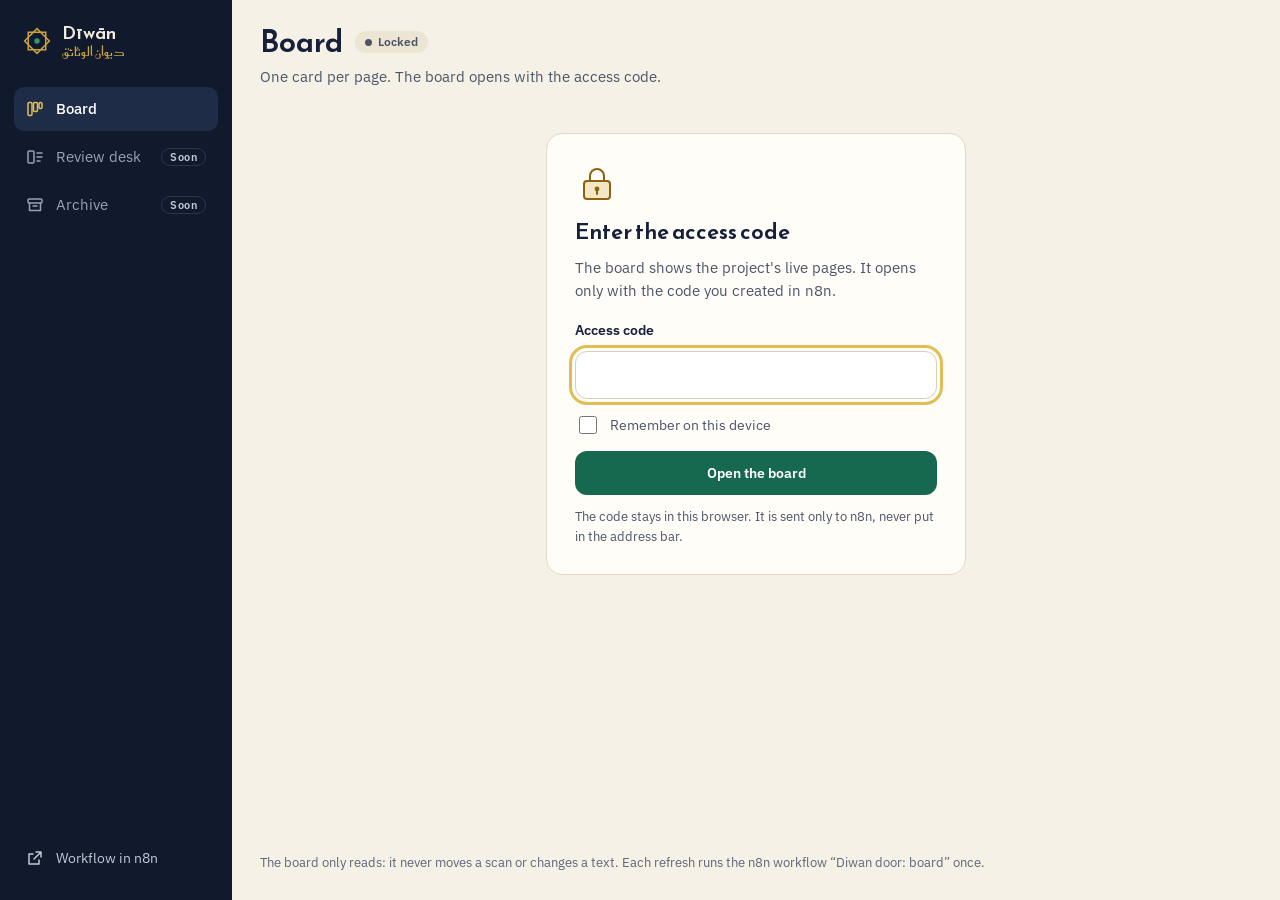
<file: docs/board.html>
<!doctype html>
<html lang="en">
<head>
<meta charset="utf-8">
<meta name="viewport" content="width=device-width, initial-scale=1">
<title>Board · Dīwān al-Wathāʾiq</title>
<meta name="robots" content="noindex, nofollow">
<meta name="referrer" content="no-referrer">
<meta name="theme-color" content="#111a2d">
<link rel="icon" href="assets/favicon.svg" type="image/svg+xml">
<link rel="preconnect" href="https://fonts.googleapis.com">
<link rel="preconnect" href="https://fonts.gstatic.com" crossorigin>
<link rel="stylesheet" href="https://fonts.googleapis.com/css2?family=IBM+Plex+Mono:wght@400;500&amp;family=IBM+Plex+Sans:ital,wght@0,400;0,500;0,600;1,400&amp;family=IBM+Plex+Sans+Arabic:wght@400;500;600&amp;family=Reem+Kufi:wght@500;600;700&amp;display=swap">
<link rel="stylesheet" href="assets/site.css">
<link rel="stylesheet" href="assets/board.css">
</head>
<body class="ws">
<a class="skip" href="#main">Skip to the content</a>

<div class="ws-shell">
  <aside class="ws-side">
   <div class="ws-side-inner">
    <a class="ws-brand" href="./" aria-label="Dīwān al-Wathāʾiq, public home page">
      <svg aria-hidden="true" width="30" height="30" viewBox="0 0 36 36"><g transform="translate(18 18)"><rect x="-10.5" y="-10.5" width="21" height="21" fill="none" stroke="#c9a23f" stroke-width="1.8"/><rect x="-10.5" y="-10.5" width="21" height="21" fill="none" stroke="#c9a23f" stroke-width="1.8" transform="rotate(45)"/><circle r="3.2" fill="#2f9a73"/></g></svg>
      <span class="ws-brand-names"><span class="ws-brand-latin">Dīwān</span><span class="ws-brand-arabic" lang="ar" dir="rtl">ديوان الوثائق</span></span>
    </a>

    <nav class="ws-nav" aria-label="Workspace">
      <a href="board.html" aria-current="page">
        <svg aria-hidden="true" width="18" height="18" viewBox="0 0 18 18"><rect x="2" y="2.5" width="4" height="13" rx="1.2" fill="none" stroke="#e2bd55" stroke-width="1.5"/><rect x="7.5" y="2.5" width="4" height="9" rx="1.2" fill="none" stroke="#e2bd55" stroke-width="1.5"/><rect x="13" y="2.5" width="3" height="6" rx="1.2" fill="none" stroke="#e2bd55" stroke-width="1.5"/></svg>
        <span>Board</span>
      </a>
      <span class="ws-nav-soon" aria-disabled="true">
        <svg aria-hidden="true" width="18" height="18" viewBox="0 0 18 18"><rect x="2" y="3" width="6" height="12" rx="1.2" fill="none" stroke="currentColor" stroke-width="1.5"/><path d="M11 5h5M11 9h5M11 13h3" stroke="currentColor" stroke-width="1.5" stroke-linecap="round"/></svg>
        <span>Review desk</span><span class="soon">Soon</span>
      </span>
      <span class="ws-nav-soon" aria-disabled="true">
        <svg aria-hidden="true" width="18" height="18" viewBox="0 0 18 18"><rect x="2" y="3" width="14" height="4" rx="1.2" fill="none" stroke="currentColor" stroke-width="1.5"/><path d="M3.5 7v7.5h11V7M7 10h4" fill="none" stroke="currentColor" stroke-width="1.5" stroke-linecap="round" stroke-linejoin="round"/></svg>
        <span>Archive</span><span class="soon">Soon</span>
      </span>
    </nav>

    <div class="ws-side-foot">
      <a href="https://hsm38.app.n8n.cloud/workflow/Yi2GEyaDfdaYeLg9" target="_blank" rel="noopener">
        <svg aria-hidden="true" width="18" height="18" viewBox="0 0 18 18"><path d="M10 3h5v5M15 3l-7 7M13 11v4H3V5h4" fill="none" stroke="currentColor" stroke-width="1.5" stroke-linecap="round" stroke-linejoin="round"/></svg>
        Workflow in n8n
      </a>
      <button type="button" id="lock" class="ws-lock" hidden>
        <svg aria-hidden="true" width="18" height="18" viewBox="0 0 18 18"><rect x="3.5" y="8" width="11" height="7.5" rx="1.5" fill="none" stroke="currentColor" stroke-width="1.5"/><path d="M6 8V5.8a3 3 0 0 1 6 0V8" fill="none" stroke="currentColor" stroke-width="1.5"/></svg>
        Lock the board
      </button>
    </div>
   </div>
  </aside>

  <main id="main" class="ws-main">
    <header class="ws-head">
      <div class="ws-title">
        <div class="ws-title-row">
          <h1>Board</h1>
          <span id="pill" class="pill pill-locked">Locked</span>
        </div>
        <p id="subtitle">One card per page. Click Refresh to see where each page is now.</p>
      </div>
      <div class="ws-tools" id="tools" hidden>
        <label class="find">
          <span class="sr">Find a page</span>
          <svg aria-hidden="true" width="16" height="16" viewBox="0 0 16 16"><circle cx="7" cy="7" r="4.5" fill="none" stroke="#4d546a" stroke-width="1.5"/><path d="M10.5 10.5L14 14" stroke="#4d546a" stroke-width="1.5" stroke-linecap="round"/></svg>
          <input id="find" type="search" placeholder="Find a page, e.g. 0188" autocomplete="off" inputmode="search">
        </label>
        <button type="button" id="refresh" class="ws-btn">
          <svg aria-hidden="true" width="16" height="16" viewBox="0 0 16 16"><path d="M13.5 8a5.5 5.5 0 1 1-1.6-3.9M13.5 2.5v3.6H9.9" fill="none" stroke="#ffffff" stroke-width="1.8" stroke-linecap="round" stroke-linejoin="round"/></svg>
          <span>Refresh</span>
        </button>
      </div>
    </header>

    <div id="notice" class="notice" role="status" aria-live="polite" hidden></div>

    <section id="gate" class="gate" aria-labelledby="gate-title" hidden>
      <svg aria-hidden="true" width="44" height="44" viewBox="0 0 44 44"><rect x="9" y="19" width="26" height="18" rx="3" fill="#f3e6c4" stroke="#8a6212" stroke-width="2"/><path d="M15 19v-5a7 7 0 0 1 14 0v5" fill="none" stroke="#8a6212" stroke-width="2"/><circle cx="22" cy="27" r="2.4" fill="#8a6212"/><path d="M22 29v3" stroke="#8a6212" stroke-width="2" stroke-linecap="round"/></svg>
      <h2 id="gate-title">Enter the access code</h2>
      <p>The board shows the project's live pages. It opens only with the code you created in n8n.</p>
      <form id="gate-form" novalidate>
        <label for="code">Access code</label>
        <input id="code" name="code" type="password" autocomplete="off" spellcheck="false" required>
        <label class="check"><input id="remember" type="checkbox"> Remember on this device</label>
        <p id="gate-error" class="gate-error" role="alert"></p>
        <button type="submit" class="ws-btn ws-btn-wide" id="gate-go">Open the board</button>
      </form>
      <p class="gate-small">The code stays in this browser. It is sent only to n8n, never put in the address bar.</p>
    </section>

    <div id="board" class="cols" hidden></div>

    <section id="today" class="today" aria-labelledby="today-title" hidden>
      <h2 id="today-title">Today</h2>
      <p class="today-sub">The latest change of each page today.</p>
      <ul id="today-list"></ul>
    </section>

    <p class="ws-foot">The board only reads: it never moves a scan or changes a text. Each refresh runs the n8n workflow “Diwan door: board” once.</p>
  </main>
</div>

<script src="assets/board.js" defer></script>
</body>
</html>
</file>
<file: docs/assets/site.css>
/* Dīwān al-Wathāʼiq: public site. Ink, paper and zellige. */
:root {
  --night: #111a2d;
  --night-2: #18233a;
  --night-line: #2a3651;
  --paper: #f6f1e6;
  --paper-2: #ede5d3;
  --surface: #fffdf8;
  --line: #e2d9c5;
  --ink: #17203a;
  --ink-2: #4d546a;
  --on-night: #f3ede1;
  --on-night-2: #c3c8d4;
  --on-night-3: #9aa1b2;
  --green: #16684e;
  --green-dark: #0f4d39;
  --green-tint: #dcebe2;
  --green-on-night: #2f9a73;
  --brass: #8a6212;
  --brass-deep: #7a560f;
  --brass-mid: #c9a23f;
  --brass-light: #e2bd55;
  --brass-tint: #f3e6c4;
  --red: #962d28;
  --red-deep: #7c211d;
  --red-tint: #f6dedb;
  --font-sans: 'IBM Plex Sans', 'IBM Plex Sans Arabic', system-ui, sans-serif;
  --font-arabic-ui: 'IBM Plex Sans Arabic', 'IBM Plex Sans', sans-serif;
  --font-display: 'Reem Kufi', 'IBM Plex Sans', sans-serif;
  --font-naskh: 'Noto Naskh Arabic', 'Amiri', serif;
  --font-mono: 'IBM Plex Mono', ui-monospace, monospace;
}

*, *::before, *::after { box-sizing: border-box; }
html { scroll-behavior: smooth; }
@media (prefers-reduced-motion: reduce) { html { scroll-behavior: auto; } }
body {
  margin: 0;
  background: var(--paper);
  color: var(--ink);
  font-family: var(--font-sans);
  font-size: 16px;
  line-height: 1.55;
  -webkit-font-smoothing: antialiased;
  text-rendering: optimizeLegibility;
}
img { max-width: 100%; display: block; }
a { color: var(--green); }
a:hover { color: var(--green-dark); }
:focus-visible { outline: 3px solid var(--brass-light); outline-offset: 3px; border-radius: 6px; }
h1, h2, h3, p, figure, ol, ul { margin: 0; }
[lang="ar"] { font-family: var(--font-arabic-ui); }

.wrap { max-width: 1200px; margin: 0 auto; padding: 0 32px; }
.skip {
  position: absolute; left: 16px; top: -60px; z-index: 10;
  background: var(--brass-light); color: var(--night); padding: 10px 16px;
  border-radius: 8px; font-weight: 600; text-decoration: none;
}
.skip:focus { top: 12px; }

.eyebrow {
  font-size: 13px; line-height: 1.4; letter-spacing: 0.14em;
  text-transform: uppercase; font-weight: 600; color: var(--green);
}
.on-night .eyebrow { color: var(--brass-mid); }
.display { font-family: var(--font-display); font-weight: 600; }
.lead { font-size: 18px; line-height: 1.6; color: var(--ink-2); max-width: 680px; }
.on-night .lead { color: var(--on-night-2); }

/* buttons */
.btn {
  display: inline-flex; align-items: center; justify-content: center; gap: 10px;
  min-height: 48px; padding: 0 24px; border-radius: 999px;
  font-weight: 600; text-decoration: none; font-size: 16px; line-height: 1.2;
}
.btn svg { flex: none; }
.btn-brass { background: var(--brass-mid); color: var(--night); }
.btn-brass:hover { background: var(--brass-light); color: var(--night); }
.btn-ghost-night { color: var(--on-night); border: 1px solid rgba(243, 237, 225, 0.35); font-weight: 500; }
.btn-ghost-night:hover { color: #fff; border-color: rgba(243, 237, 225, 0.7); }
.btn-green { background: var(--green); color: #fff; }
.btn-green:hover { background: var(--green-dark); color: #fff; }

/* ---------- header and hero ---------- */
.top { background: var(--night); color: var(--on-night); }
.bar { display: flex; flex-wrap: wrap; align-items: center; justify-content: space-between; gap: 12px 28px; padding-top: 18px; padding-bottom: 18px; }
.brand { display: flex; align-items: center; gap: 12px; text-decoration: none; color: var(--on-night); }
.brand:hover { color: #fff; }
.brand-names { display: flex; flex-direction: column; line-height: 1.2; }
.brand-latin { font-family: var(--font-display); font-weight: 600; font-size: 20px; }
.brand-arabic { font-family: var(--font-display); font-size: 15px; color: var(--brass-mid); text-align: left; }
.nav { display: flex; flex-wrap: wrap; align-items: center; gap: 0 28px; font-size: 15px; }
.nav a { color: #d6d0c3; text-decoration: none; padding: 12px 0; }
.nav a:hover { color: #fff; }
.nav .nav-pill { color: var(--on-night); padding: 10px 18px; border: 1px solid rgba(243, 237, 225, 0.35); border-radius: 999px; font-weight: 500; }
.nav .nav-pill:hover { border-color: rgba(243, 237, 225, 0.7); }

.hero { display: flex; flex-wrap: wrap; align-items: center; gap: 56px; padding-top: 48px; padding-bottom: 104px; }
.hero-text { flex: 1 1 400px; min-width: 0; max-width: 490px; }
.hero-text .eyebrow { margin-bottom: 22px; }
.hero h1 { font-family: var(--font-display); font-weight: 600; font-size: clamp(38px, 2.8vw + 12px, 52px); line-height: 1.1; color: var(--paper); }
.hero .lead { margin-top: 26px; max-width: 500px; }
.actions { margin-top: 36px; display: flex; flex-wrap: wrap; gap: 12px; }

.reading { flex: 1 1 620px; min-width: 0; display: flex; flex-wrap: wrap; align-items: center; justify-content: center; gap: 30px; }
.scan { flex: 0 1 290px; min-width: 240px; position: relative; }
.scan img { width: 100%; height: auto; border-radius: 6px; border: 1px solid rgba(243, 237, 225, 0.18); }
.band { position: absolute; left: 2.2%; width: 94%; top: 40.3%; height: 3%; border: 1.5px solid var(--brass-light); background: rgba(226, 189, 85, 0.22); border-radius: 3px; }
.band-tag {
  position: absolute; left: 2.2%; top: 40.3%; transform: translateY(-115%);
  font-size: 11.5px; line-height: 1; font-weight: 600; letter-spacing: 0.06em;
  color: var(--night); background: var(--brass-light); border-radius: 4px; padding: 3px 6px;
}
.band-link { position: absolute; left: 96.2%; top: 41.7%; width: 34px; height: 2px; background: var(--brass-light); }
.loupe { flex: 1 1 300px; min-width: 0; max-width: 440px; background: var(--paper); color: var(--ink); border-radius: 12px; overflow: hidden; border: 1.5px solid var(--brass-light); }
.loupe-label { display: flex; justify-content: space-between; align-items: center; gap: 12px; padding: 14px 18px 10px; font-size: 12px; line-height: 1.3; letter-spacing: 0.08em; text-transform: uppercase; font-weight: 600; color: var(--brass-deep); }
.loupe-label.green { color: var(--green); padding-top: 14px; padding-bottom: 2px; }
.loupe-crop { position: relative; height: 76px; overflow: hidden; background: #fff; border-top: 1px solid var(--line); border-bottom: 1px solid var(--line); }
.loupe-crop img { position: absolute; width: 1006px; max-width: none; height: auto; right: -34px; top: -637px; }
.chip-expert { display: inline-flex; align-items: center; gap: 6px; font-size: 12px; letter-spacing: 0; text-transform: none; font-weight: 600; color: var(--green); background: var(--green-tint); border-radius: 999px; padding: 3px 10px; }
.loupe-text { padding: 6px 18px 18px; font-family: var(--font-naskh); font-size: 20px; line-height: 1.85; }
.reading figcaption { flex: 1 1 100%; font-size: 13px; line-height: 1.5; color: var(--on-night-3); text-align: center; }

.zellige { display: block; width: 100%; height: 14px; }

/* ---------- how it works ---------- */
.section { padding-top: 96px; padding-bottom: 96px; }
.section h2 { font-family: var(--font-display); font-weight: 600; font-size: clamp(30px, 1.4vw + 20px, 40px); line-height: 1.15; max-width: 760px; margin-top: 14px; }
.section .lead { margin-top: 18px; }
#how { padding-bottom: 32px; }
.steps { list-style: none; padding: 0; margin-top: 48px; display: flex; flex-wrap: wrap; gap: 16px; }
.step { flex: 1 1 196px; min-width: 0; background: var(--surface); border: 1px solid var(--line); border-radius: 14px; padding: 24px 22px 26px; display: flex; flex-direction: column; gap: 12px; }
.step-head { display: flex; justify-content: space-between; align-items: center; gap: 8px; }
.step-num { font-family: var(--font-display); font-size: 30px; font-weight: 600; line-height: 1; color: var(--brass); }
.step-who { font-size: 12px; font-weight: 600; color: var(--ink-2); background: var(--paper-2); border-radius: 999px; padding: 4px 10px; }
.step h3 { font-size: 19px; line-height: 1.3; font-weight: 600; margin-top: 4px; }
.step p { font-size: 15px; line-height: 1.55; color: var(--ink-2); }
.step.is-human { background: var(--green-tint); border: 2px solid var(--green); padding: 23px 21px 25px; }
.step.is-human .step-num { color: var(--green); }
.step.is-human .step-who { color: #fff; background: var(--green); }
.step.is-human p { color: #2c3a3a; }
.loops { margin-top: 16px; display: flex; flex-wrap: wrap; gap: 16px; }
.loop { flex: 1 1 360px; display: flex; gap: 12px; align-items: flex-start; font-size: 15px; line-height: 1.55; color: var(--ink-2); border: 1px dashed #c9b88f; border-radius: 12px; padding: 16px 18px; }
.loop svg { flex: none; margin-top: 2px; }

/* ---------- rules ---------- */
#rules { padding-top: 72px; }
#rules h2 { font-size: clamp(26px, 0.8vw + 20px, 32px); margin-top: 0; }
.rules { margin-top: 32px; display: flex; flex-wrap: wrap; border-top: 2px solid var(--ink); }
.rule { flex: 1 1 300px; min-width: 0; padding: 28px 28px 8px 0; display: flex; flex-direction: column; gap: 10px; }
.rule h3 { font-size: 20px; line-height: 1.3; font-weight: 600; margin-top: 6px; }
.rule p { font-size: 15px; line-height: 1.6; color: var(--ink-2); }

/* ---------- the archive ---------- */
.corpus { background: var(--night); color: var(--on-night); }
.corpus-inner { display: flex; flex-wrap: wrap; gap: 48px 64px; align-items: center; padding-top: 88px; padding-bottom: 88px; }
.corpus-text { flex: 1 1 420px; min-width: 0; }
.corpus h2 { color: var(--paper); font-size: clamp(28px, 1.4vw + 18px, 38px); line-height: 1.2; }
.corpus-text p.lead { font-size: 17px; line-height: 1.65; margin-top: 20px; }
.corpus-mark { text-align: left; margin-top: 28px; font-family: var(--font-display); font-size: 26px; line-height: 1.6; color: var(--brass-mid); }
.letters { flex: 1 1 460px; min-width: 0; display: flex; flex-direction: column; gap: 16px; }
.letter-row { display: flex; flex-wrap: wrap; gap: 16px; }
.letter { flex: 1 1 200px; min-width: 0; background: var(--night-2); border: 1px solid var(--night-line); border-radius: 14px; padding: 22px 24px; display: flex; flex-direction: column; gap: 8px; }
.letter-pair { display: flex; align-items: baseline; justify-content: space-between; gap: 12px; }
.glyph { font-family: var(--font-naskh); font-size: 72px; line-height: 1.25; color: var(--paper); }
.glyph.std { color: var(--brass-light); }
.arrow { font-size: 20px; color: #7d8599; }
.letter p { font-size: 15px; line-height: 1.5; color: var(--on-night-2); }
.letter strong { color: var(--paper); font-weight: 600; }
.letters > p { font-size: 15px; line-height: 1.6; color: var(--on-night-3); }

/* ---------- experts ---------- */
.experts { display: flex; flex-wrap: wrap; align-items: center; gap: 48px 72px; }
.experts-text { flex: 1 1 440px; min-width: 0; }
.points { list-style: none; padding: 0; margin-top: 32px; display: flex; flex-direction: column; gap: 18px; }
.points li { display: flex; gap: 14px; align-items: flex-start; font-size: 16px; line-height: 1.55; }
.points strong { font-weight: 600; }
.points .muted { color: var(--ink-2); }
.dot { flex: none; width: 28px; height: 28px; border-radius: 50%; display: flex; align-items: center; justify-content: center; }
.dot-brass { background: var(--brass-tint); }
.dot-red { background: var(--red-tint); }
.dot-green { background: var(--green-tint); }
.now { margin-top: 28px; font-size: 15px; line-height: 1.6; color: var(--ink-2); background: var(--surface); border: 1px solid var(--line); border-radius: 12px; padding: 14px 16px; max-width: 520px; }
.now strong { color: var(--ink); font-weight: 600; }
.experts .actions { margin-top: 28px; }

.phone-figure { flex: 0 1 336px; min-width: 0; display: flex; flex-direction: column; align-items: center; gap: 14px; }
.phone-figure figcaption { font-size: 13px; color: var(--ink-2); text-align: center; }
.phone-frame { width: 320px; height: 692px; position: relative; }
.phone {
  position: absolute; left: 0; top: 0; width: 390px; height: 844px;
  transform: scale(0.8205); transform-origin: 0 0;
  border-radius: 44px; overflow: hidden;
  box-shadow: 0 0 0 10px var(--ink), 0 30px 60px -20px rgba(17, 26, 45, 0.45);
  display: flex; flex-direction: column; background: var(--paper); font-size: 15px; line-height: 1.5;
}
.ph-top { flex: none; background: var(--night); color: var(--on-night); padding: 26px 8px 12px; display: flex; align-items: center; gap: 4px; }
.ph-icon { width: 44px; height: 44px; display: flex; align-items: center; justify-content: center; }
.ph-title { flex: 1 1 auto; min-width: 0; display: flex; flex-direction: column; line-height: 1.25; }
.ph-title b { font-weight: 600; font-size: 16px; }
.ph-title span { font-size: 13px; color: #b9bfcc; }
.ph-score { font-size: 12px; font-weight: 600; color: var(--night); background: var(--brass-light); border-radius: 999px; padding: 4px 10px; }
.ph-scan { flex: none; position: relative; height: 216px; overflow: hidden; background: #fff; border-bottom: 1px solid var(--line); }
.ph-scan img { position: absolute; width: 700px; max-width: none; height: auto; right: -20px; top: -358px; }
.ph-band { position: absolute; left: 8px; right: 8px; top: 92px; height: 32px; border: 2px solid #c08a14; background: rgba(226, 189, 85, 0.2); border-radius: 4px; }
.ph-tag { position: absolute; left: 12px; top: 12px; font-size: 12px; font-weight: 600; color: #fff; background: rgba(17, 26, 45, 0.82); border-radius: 999px; padding: 3px 10px; }
.ph-zoom { position: absolute; right: 10px; bottom: 10px; display: flex; gap: 8px; }
.ph-zoom span { width: 44px; height: 44px; border-radius: 50%; background: rgba(17, 26, 45, 0.82); display: flex; align-items: center; justify-content: center; }
.ph-body { flex: 1 1 auto; min-height: 0; padding: 16px 16px 0; display: flex; flex-direction: column; gap: 12px; }
.ph-label { display: flex; justify-content: space-between; align-items: center; font-size: 12px; line-height: 1.3; letter-spacing: 0.08em; text-transform: uppercase; font-weight: 600; color: var(--ink-2); }
.ph-label .flag { color: var(--red); }
.ph-line { border: 1.5px solid #c08a14; border-radius: 12px; background: var(--surface); padding: 10px 14px; font-family: var(--font-naskh); font-size: 20px; line-height: 1.8; }
.ph-note { display: flex; gap: 10px; align-items: flex-start; background: var(--red-tint); border-radius: 12px; padding: 10px 12px; }
.ph-note svg { flex: none; margin-top: 3px; }
.ph-note-text { display: flex; flex-direction: column; gap: 2px; }
.ph-note-text b { font-size: 12px; font-weight: 600; color: var(--red-deep); }
.ph-note-text span { font-size: 15px; line-height: 1.6; color: #4a1714; }
.ph-nav { display: flex; align-items: center; justify-content: space-between; gap: 8px; font-size: 14px; font-weight: 500; }
.ph-nav > span:first-child, .ph-nav > span:last-child { display: inline-flex; align-items: center; gap: 4px; min-height: 44px; padding: 0 10px; }
.ticks { display: flex; gap: 3px; align-items: center; }
.ticks i { width: 6px; height: 14px; border-radius: 2px; background: #9ec9b3; }
.ticks i.todo { background: #d8d0bd; }
.ticks i.flag { background: var(--red); }
.ticks i.here { width: 8px; height: 20px; background: #c08a14; }
.ph-actions { flex: none; padding: 14px 16px 28px; display: flex; flex-direction: column; gap: 10px; background: var(--surface); border-top: 1px solid var(--line); }
.ph-approve { min-height: 52px; border-radius: 14px; background: var(--green); color: #fff; font-size: 16px; font-weight: 600; display: flex; align-items: center; justify-content: center; gap: 8px; }
.ph-row { display: flex; gap: 10px; }
.ph-row span { min-height: 48px; border-radius: 14px; font-size: 14px; font-weight: 600; display: flex; align-items: center; justify-content: center; }
.ph-back { flex: 1 1 0; border: 1.5px solid var(--ink); color: var(--ink); }
.ph-reject { flex: 0 1 112px; border: 1.5px solid var(--red); color: var(--red); }

/* ---------- footer ---------- */
.foot { background: var(--night); color: var(--on-night-2); }
.foot-inner { display: flex; flex-wrap: wrap; justify-content: space-between; gap: 32px; padding-top: 48px; padding-bottom: 56px; }
.foot-about { flex: 1 1 360px; min-width: 0; display: flex; flex-direction: column; gap: 12px; }
.foot-name { font-family: var(--font-display); font-weight: 600; font-size: 20px; color: var(--paper); }
.foot-name [lang="ar"] { font-family: var(--font-display); color: var(--brass-mid); }
.foot-about p { font-size: 14px; line-height: 1.6; max-width: 460px; }
.foot-cols { display: flex; flex-wrap: wrap; gap: 32px 56px; font-size: 14px; line-height: 1.6; }
.foot-col { display: flex; flex-direction: column; gap: 6px; }
.foot-col b { font-weight: 600; color: var(--paper); }
.foot a { color: var(--on-night-2); text-decoration: none; }
.foot a:hover { color: #fff; text-decoration: underline; }

/* ---------- small screens ---------- */
@media (max-width: 720px) {
  .wrap { padding: 0 20px; }
  .hero { padding-top: 24px; padding-bottom: 72px; gap: 40px; }
  .section { padding-top: 72px; padding-bottom: 72px; }
  .corpus-inner { padding-top: 64px; padding-bottom: 64px; }
  .rule { padding-right: 0; }
  .band-link { display: none; }
  .phone-figure { flex-basis: 100%; }
}
</file>
<file: docs/assets/board.css>
/* Dīwān al-Wathāʾiq: workspace board. Uses the tokens of site.css. */
.ws {
  --ink-3: #5f6577;
  --col: #ede6d6;
  --blue: #22508f;
  --blue-tint: #dde6f3;
  --blue-line: #b9cbe6;
  --brass-bar: #c08a14;
  --brass-bar-tint: #efe5cc;
  --red-line: #e3b8b3;
  font-size: 15px;
  line-height: 1.5;
}
.sr { position: absolute; width: 1px; height: 1px; overflow: hidden; clip: rect(0 0 0 0); white-space: nowrap; }
[hidden] { display: none !important; }

.ws-shell { display: flex; min-height: 100vh; }

/* ---------- side bar ---------- */
.ws-side { flex: 0 0 232px; background: var(--night); color: #d6d0c3; }
.ws-side-inner {
  position: sticky; top: 0; height: 100vh; overflow-y: auto;
  padding: 22px 14px 20px; display: flex; flex-direction: column; gap: 28px;
}
.ws-brand { display: flex; align-items: center; gap: 10px; padding: 0 8px; text-decoration: none; color: var(--on-night); }
.ws-brand:hover { color: #fff; }
.ws-brand-names { display: flex; flex-direction: column; line-height: 1.2; }
.ws-brand-latin { font-family: var(--font-display); font-weight: 600; font-size: 18px; }
.ws-brand-arabic { font-family: var(--font-display); font-size: 13px; color: var(--brass-mid); text-align: left; }

.ws-nav { display: flex; flex-direction: column; gap: 4px; }
.ws-nav a, .ws-nav-soon {
  display: flex; align-items: center; gap: 12px; min-height: 44px; padding: 0 12px;
  border-radius: 10px; color: #d6d0c3; text-decoration: none;
}
.ws-nav a[aria-current="page"] { background: #1f2c48; color: #fff; font-weight: 500; }
.ws-nav a span, .ws-nav-soon span:first-of-type { flex: 1 1 auto; }
.ws-nav-soon { color: var(--on-night-3); cursor: default; }
.soon {
  flex: none !important; font-size: 11px; font-weight: 600; letter-spacing: 0.04em;
  color: var(--on-night-2); border: 1px solid var(--night-line); border-radius: 999px; padding: 0 8px;
}

.ws-side-foot { margin-top: auto; display: flex; flex-direction: column; gap: 4px; }
.ws-side-foot a, .ws-lock {
  display: flex; align-items: center; gap: 12px; min-height: 44px; padding: 0 12px;
  border-radius: 10px; color: var(--on-night-2); text-decoration: none; font-size: 14px;
  background: none; border: 0; font-family: inherit; cursor: pointer; text-align: left; width: 100%;
}
.ws-side-foot a:hover, .ws-lock:hover { color: #fff; background: #18233a; }

/* ---------- main column ---------- */
.ws-main { flex: 1 1 auto; min-width: 0; padding: 24px 28px 28px; display: flex; flex-direction: column; gap: 20px; }
.ws-head { display: flex; flex-wrap: wrap; align-items: flex-end; justify-content: space-between; gap: 16px; }
.ws-title { min-width: 0; }
.ws-title-row { display: flex; align-items: center; gap: 12px; flex-wrap: wrap; }
.ws-title h1 { font-family: var(--font-display); font-size: 30px; line-height: 1.2; font-weight: 600; }
.ws-title p { margin-top: 6px; color: var(--ink-2); }

.pill { font-size: 12px; font-weight: 600; border-radius: 999px; padding: 2px 10px; display: inline-flex; align-items: center; gap: 6px; }
.pill::before { content: ""; width: 7px; height: 7px; border-radius: 50%; background: currentColor; }
.pill-locked { color: var(--ink-2); background: var(--paper-2); }
.pill-live { color: var(--green); background: var(--green-tint); }
.pill-busy { color: var(--brass); background: var(--brass-tint); }
.pill-error { color: var(--red); background: var(--red-tint); }

.ws-tools { display: flex; flex-wrap: wrap; align-items: center; gap: 10px; }
.find { position: relative; display: flex; align-items: center; }
.find svg { position: absolute; left: 12px; pointer-events: none; }
.find input {
  width: 240px; max-width: 100%; min-height: 44px; border: 1px solid #d8cfba; border-radius: 12px;
  background: var(--surface); padding: 0 12px 0 36px; font-family: inherit; font-size: 14px; color: var(--ink);
}
.ws-btn {
  min-height: 44px; padding: 0 18px; border: 0; border-radius: 12px; background: var(--green); color: #fff;
  font-family: inherit; font-size: 14px; font-weight: 600; display: inline-flex; align-items: center; justify-content: center; gap: 8px; cursor: pointer;
}
.ws-btn:hover { background: var(--green-dark); }
.ws-btn[disabled] { opacity: 0.7; cursor: progress; }
.ws-btn[disabled] svg { animation: spin 1s linear infinite; }
.ws-btn-wide { width: 100%; }
@keyframes spin { to { transform: rotate(360deg); } }

/* ---------- notice ---------- */
.notice {
  display: flex; gap: 12px; align-items: flex-start; padding: 12px 16px; border-radius: 12px;
  background: var(--red-tint); color: var(--red-deep); border: 1px solid var(--red-line); font-size: 14px;
}
.notice strong { font-weight: 600; }
.notice.is-info { background: var(--brass-tint); color: #5a4108; border-color: #e0cd9a; }

/* ---------- gate ---------- */
.gate {
  align-self: center; width: 100%; max-width: 420px; margin: 24px 0; padding: 28px;
  background: var(--surface); border: 1px solid var(--line); border-radius: 16px;
  display: flex; flex-direction: column; gap: 12px;
}
.gate h2 { font-family: var(--font-display); font-size: 22px; font-weight: 600; line-height: 1.25; }
.gate > p { color: var(--ink-2); }
.gate form { display: flex; flex-direction: column; gap: 10px; margin-top: 6px; }
.gate label[for="code"] { font-weight: 600; font-size: 14px; }
.gate input[type="password"] {
  min-height: 48px; border: 1px solid #d8cfba; border-radius: 12px; background: #fff; padding: 0 14px;
  font-family: var(--font-mono); font-size: 16px; color: var(--ink);
}
.gate input[aria-invalid="true"] { border-color: var(--red); }
.check { display: flex; align-items: center; gap: 10px; font-size: 14px; color: var(--ink-2); min-height: 32px; }
.check input { width: 18px; height: 18px; accent-color: var(--green); }
.gate-error { color: var(--red); font-size: 14px; font-weight: 500; min-height: 0; }
.gate-error:empty { display: none; }
.gate-small { font-size: 13px; color: var(--ink-3); }

/* ---------- columns ---------- */
.cols { display: flex; flex-wrap: wrap; gap: 14px; align-items: flex-start; }
.col {
  flex: 1 1 190px; min-width: 0; background: var(--col); border-radius: 14px; padding: 12px;
  display: flex; flex-direction: column; gap: 10px;
}
.col-head { padding: 2px 4px; }
.col h2 { display: flex; align-items: center; gap: 8px; font-size: 14px; line-height: 1.3; font-weight: 600; }
.col h2 .col-dot { width: 8px; height: 8px; border-radius: 50%; flex: none; }
.col h2 .name { flex: 1 1 auto; }
.col h2 .count { font-size: 12px; color: var(--ink-2); background: var(--surface); border-radius: 999px; padding: 1px 8px; }
.col-sub { margin-top: 2px; font-size: 12px; color: var(--ink-3); }
.col ul { list-style: none; margin: 0; padding: 0; display: flex; flex-direction: column; gap: 10px; }
.col-empty { border: 1.5px dashed #cfc3a6; border-radius: 12px; padding: 14px 12px; text-align: center; font-size: 13px; color: var(--ink-3); }
.col-more { padding: 4px; font-size: 13px; font-weight: 600; text-align: center; color: var(--ink-2); }

.card {
  background: var(--surface); border: 1px solid var(--line); border-radius: 12px; padding: 12px;
  display: flex; flex-direction: column; gap: 8px;
}
.card.is-reading { border-color: var(--blue-line); }
.card.is-expert { border-color: #dcc690; }
.card.is-low { border: 1.5px solid var(--brass-bar); }
.card.is-attention { border-color: var(--red-line); }
.card.is-stuck { border: 1.5px solid var(--red); }
.card-top { display: flex; gap: 10px; align-items: center; }
.card-top svg { flex: none; }
.card-names { display: flex; flex-direction: column; min-width: 0; line-height: 1.3; }
.card-title { font-weight: 600; }
.card-stem {
  font-family: var(--font-mono); font-size: 12px; color: var(--ink-2);
  direction: rtl; text-align: left; white-space: nowrap; overflow: hidden; text-overflow: ellipsis;
}
.card-line { font-size: 13px; color: var(--ink-2); display: flex; justify-content: space-between; gap: 8px; flex-wrap: wrap; }
.card-line.is-blue { color: var(--blue); font-weight: 500; }
.card-line.is-red { color: var(--red); font-weight: 500; }
.card-line .strong { font-weight: 500; color: var(--ink); }
.card-line .flagged { color: var(--red); font-weight: 500; }
.card-note { font-size: 13px; color: var(--ink-2); background: var(--paper); border-radius: 8px; padding: 6px 8px; overflow-wrap: anywhere; }
.card-note[lang="ar"] { direction: rtl; text-align: right; }
.card-link { font-size: 13px; font-weight: 600; color: var(--green); text-decoration: none; align-self: flex-start; padding: 2px 0; }
.card-link:hover { text-decoration: underline; }

.meter { display: block; height: 6px; border-radius: 3px; position: relative; overflow: hidden; }
.meter > span { position: absolute; left: 0; top: 0; bottom: 0; border-radius: 3px; }
.meter.is-blue { background: var(--blue-tint); }
.meter.is-blue > span { width: 40%; background: var(--blue); animation: slide 1.6s ease-in-out infinite; }
.meter.is-green { background: var(--green-tint); } .meter.is-green > span { background: var(--green); }
.meter.is-brass { background: var(--brass-bar-tint); } .meter.is-brass > span { background: var(--brass-bar); }
.meter.is-red { background: #f3dcd9; } .meter.is-red > span { background: var(--red); }
@keyframes slide { 0% { left: -40%; } 100% { left: 100%; } }
@media (prefers-reduced-motion: reduce) {
  .meter.is-blue > span { animation: none; left: 0; width: 100%; opacity: 0.55; }
  .ws-btn[disabled] svg { animation: none; }
}

/* ---------- today ---------- */
.today { background: var(--surface); border: 1px solid var(--line); border-radius: 14px; padding: 16px 18px; display: flex; flex-direction: column; gap: 4px; }
.today h2 { font-size: 15px; line-height: 1.3; font-weight: 600; }
.today-sub { font-size: 13px; color: var(--ink-3); margin-bottom: 6px; }
.today ul { list-style: none; margin: 0; padding: 0; }
.today li { display: flex; gap: 4px 16px; padding: 8px 0; border-top: 1px solid #ece4d2; font-size: 14px; }
.today li .t { flex: none; width: 52px; font-family: var(--font-mono); font-size: 13px; color: var(--ink-2); }
.today li .what { min-width: 0; overflow-wrap: anywhere; }
.today li strong { font-weight: 600; }
.today .empty { color: var(--ink-3); border-top: 1px solid #ece4d2; padding-top: 8px; font-size: 14px; }

.ws-foot { margin-top: auto; font-size: 13px; color: var(--ink-3); }

/* ---------- narrow screens ---------- */
@media (max-width: 900px) {
  .ws-shell { flex-direction: column; }
  .ws-side { flex: none; }
  .ws-side-inner {
    position: static; height: auto; overflow: visible; flex-direction: row; flex-wrap: wrap; align-items: center;
    gap: 8px 16px; padding: 12px 16px;
  }
  .ws-nav { flex-direction: row; flex-wrap: wrap; gap: 4px; flex: 1 1 auto; }
  .ws-nav-soon { display: none; }
  .ws-side-foot { margin: 0; flex-direction: row; flex-wrap: wrap; gap: 4px; }
  .ws-side-foot a, .ws-lock { width: auto; }
  .ws-main { padding: 20px 16px 24px; }
}
@media (max-width: 520px) {
  .ws-side-foot a { display: none; }
  .ws-tools, .find, .find input { width: 100%; }
  .ws-tools .ws-btn { width: 100%; }
  .gate { padding: 22px 18px; }
}
</file>
